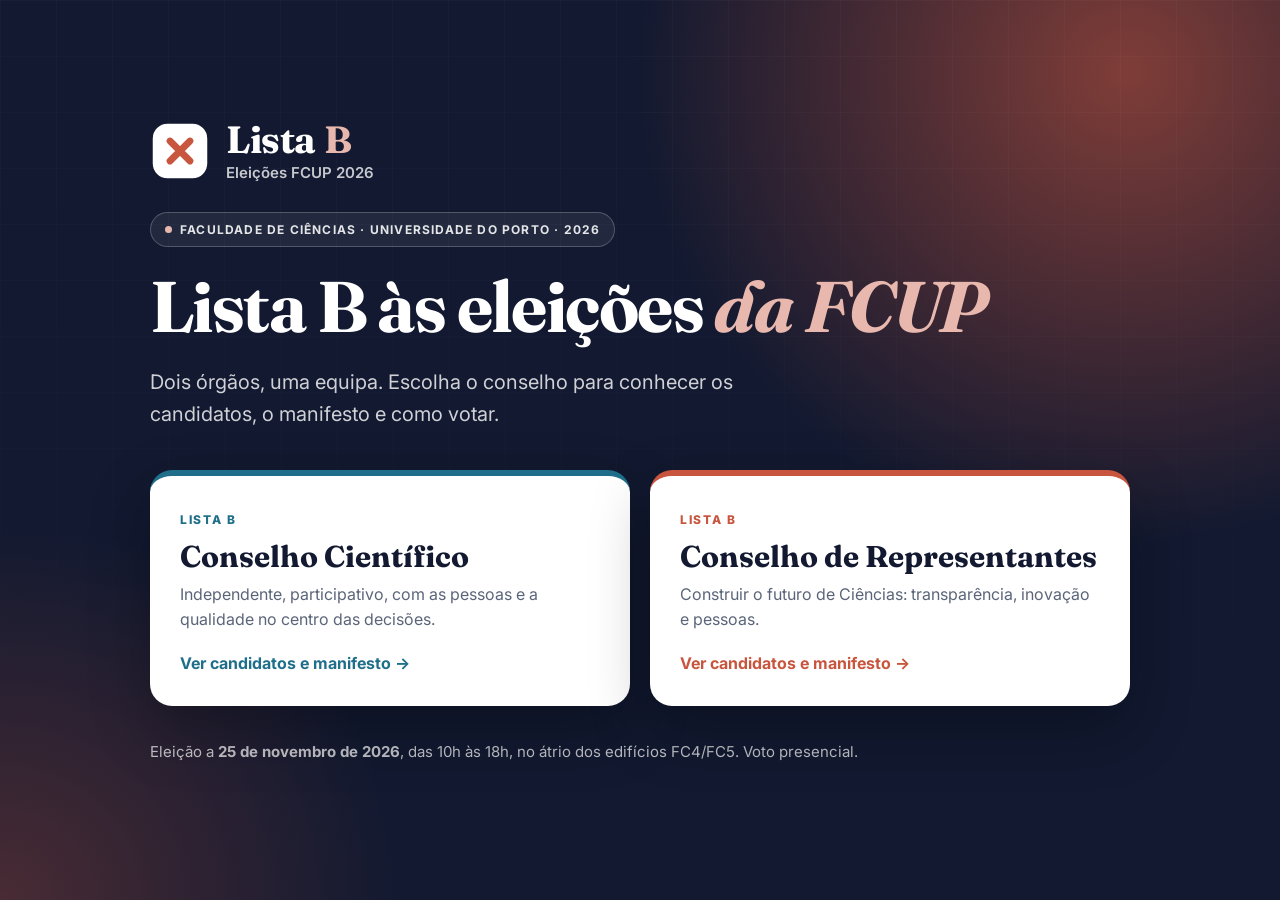
<file: index.html>
<!doctype html>
<html lang="pt-PT">
<head>
  <meta charset="utf-8">
  <meta name="viewport" content="width=device-width, initial-scale=1">
  <title>Lista B · Eleições FCUP 2026</title>
  <meta name="description" content="Lista B às eleições dos órgãos de governo da FCUP: Conselho Científico e Conselho de Representantes. 25 de novembro de 2026.">
  <meta name="theme-color" content="#121930">
  <meta property="og:title" content="Lista B · Eleições FCUP 2026">
  <meta property="og:description" content="Conselho Científico e Conselho de Representantes. 25 de novembro de 2026.">
  <meta property="og:image" content="https://rolandomar.github.io/representantes/og.png">
  <link rel="icon" href="data:image/svg+xml,<svg xmlns='http://www.w3.org/2000/svg' viewBox='0 0 48 48'><rect x='4' y='4' width='40' height='40' rx='10' fill='white' stroke='%23121930' stroke-width='4.5'/><path d='M16 16l16 16M32 16L16 32' fill='none' stroke='%23c8553d' stroke-width='6' stroke-linecap='round'/></svg>">
  <link rel="preconnect" href="https://fonts.googleapis.com">
  <link rel="preconnect" href="https://fonts.gstatic.com" crossorigin>
  <link href="https://fonts.googleapis.com/css2?family=Fraunces:ital,opsz,wght@0,9..144,500;0,9..144,600;0,9..144,700;1,9..144,600;1,9..144,700&family=Inter:wght@400;500;600;700;800&display=swap" rel="stylesheet">
  <link rel="stylesheet" href="assets/site.css?v=31">
  <style>:root { --accent: #c8553d; } body { background: #121930; }</style>
</head>
<body>
  <main class="hero home"><div class="wrap">
    <div class="home-logo on-dark"><svg class="mark" viewBox="0 0 48 48" aria-hidden="true"><rect x="4" y="4" width="40" height="40" rx="10"/><path d="M16 16l16 16M32 16L16 32"/></svg><span class="logo-txt"><b>Lista <i>B</i></b><span>Eleições FCUP 2026</span></span></div>
    <p class="pill"><i></i>Faculdade de Ciências · Universidade do Porto · 2026</p>
    <h1>Lista B às eleições <em>da FCUP</em></h1>
    <p class="lead">Dois órgãos, uma equipa. Escolha o conselho para conhecer os candidatos, o manifesto e como votar.</p>
    <div class="pick">
      <a href="cientifico/" style="--c:#1f6f8b"><span class="o">Lista B</span><h2>Conselho Científico</h2><p>Independente, participativo, com as pessoas e a qualidade no centro das decisões.</p><span class="more">Ver candidatos e manifesto →</span></a>
      <a href="representantes/" style="--c:#c8553d"><span class="o">Lista B</span><h2>Conselho de Representantes</h2><p>Construir o futuro de Ciências: transparência, inovação e pessoas.</p><span class="more">Ver candidatos e manifesto →</span></a>
    </div>
    <p class="home-foot">Eleição a <b>25 de novembro de 2026</b>, das 10h às 18h, no átrio dos edifícios FC4/FC5. Voto presencial.</p>
  </div></main>
</body>
</html>
</file>
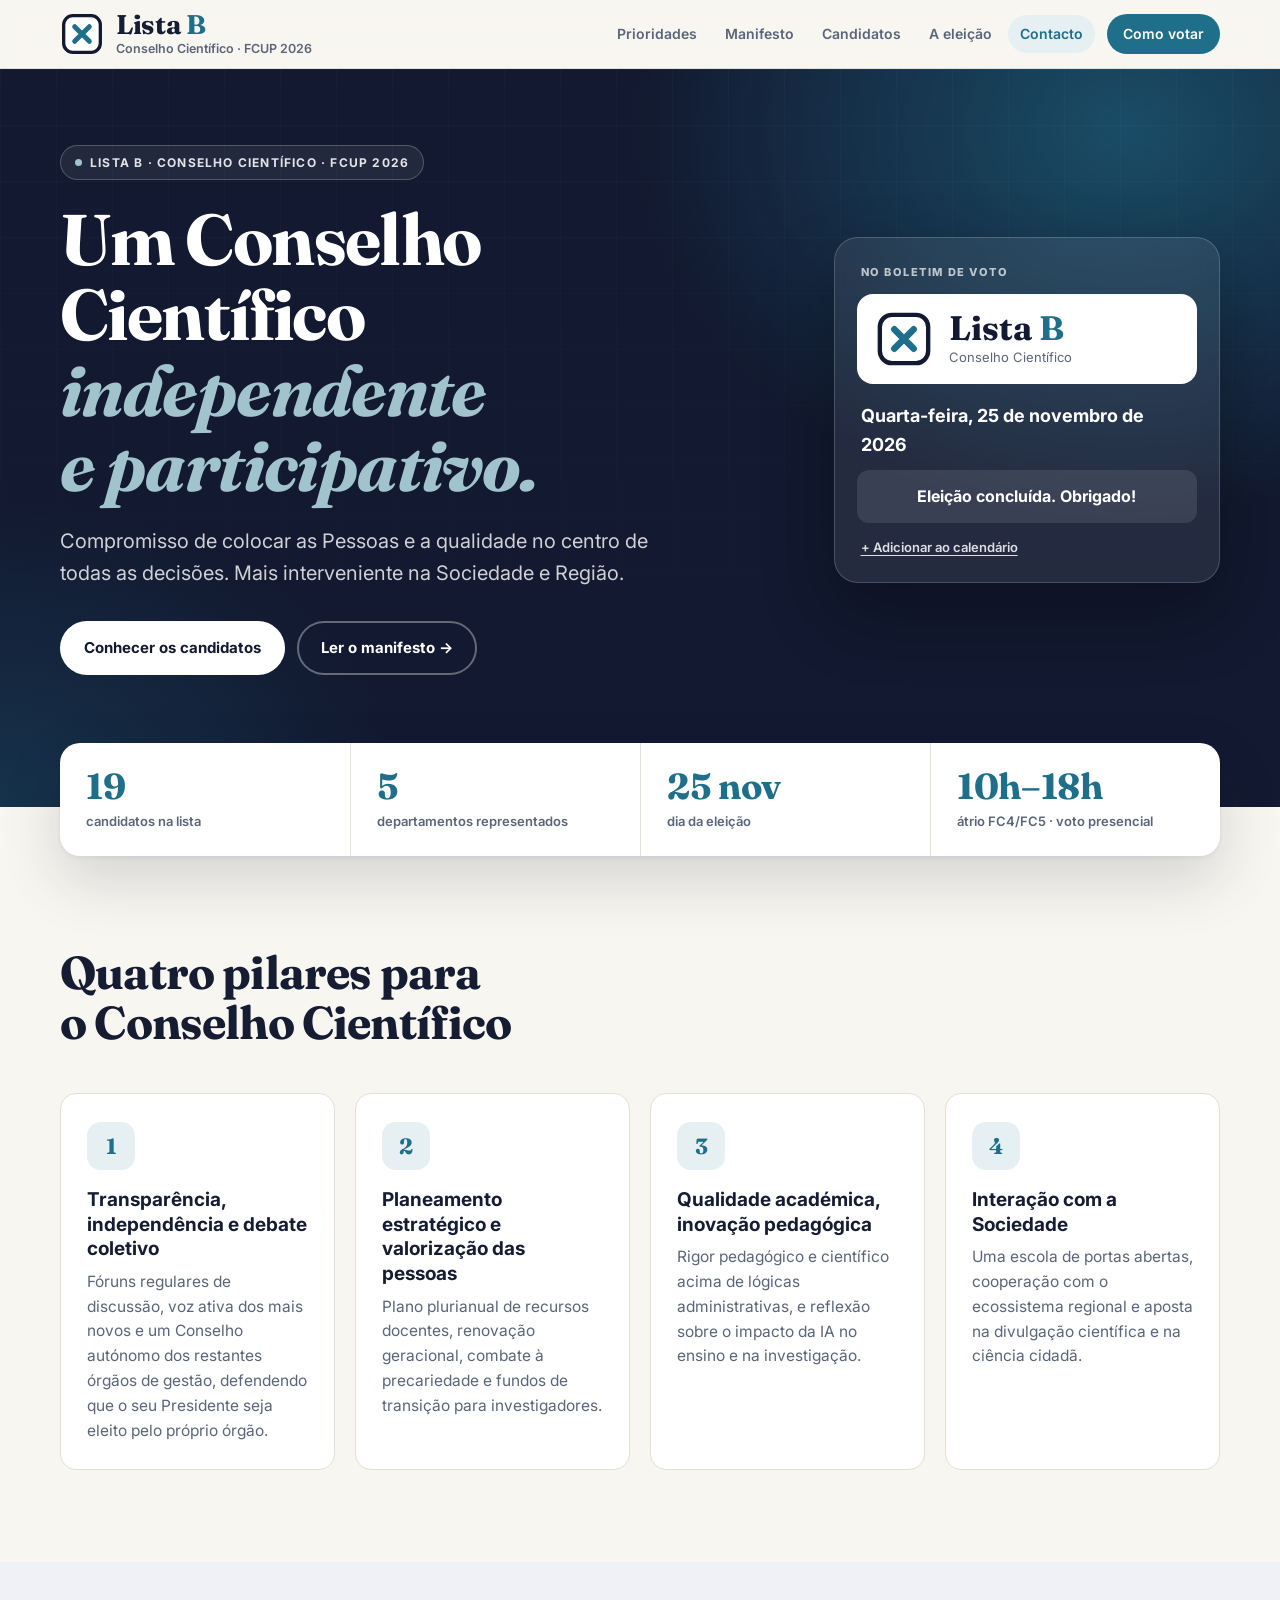
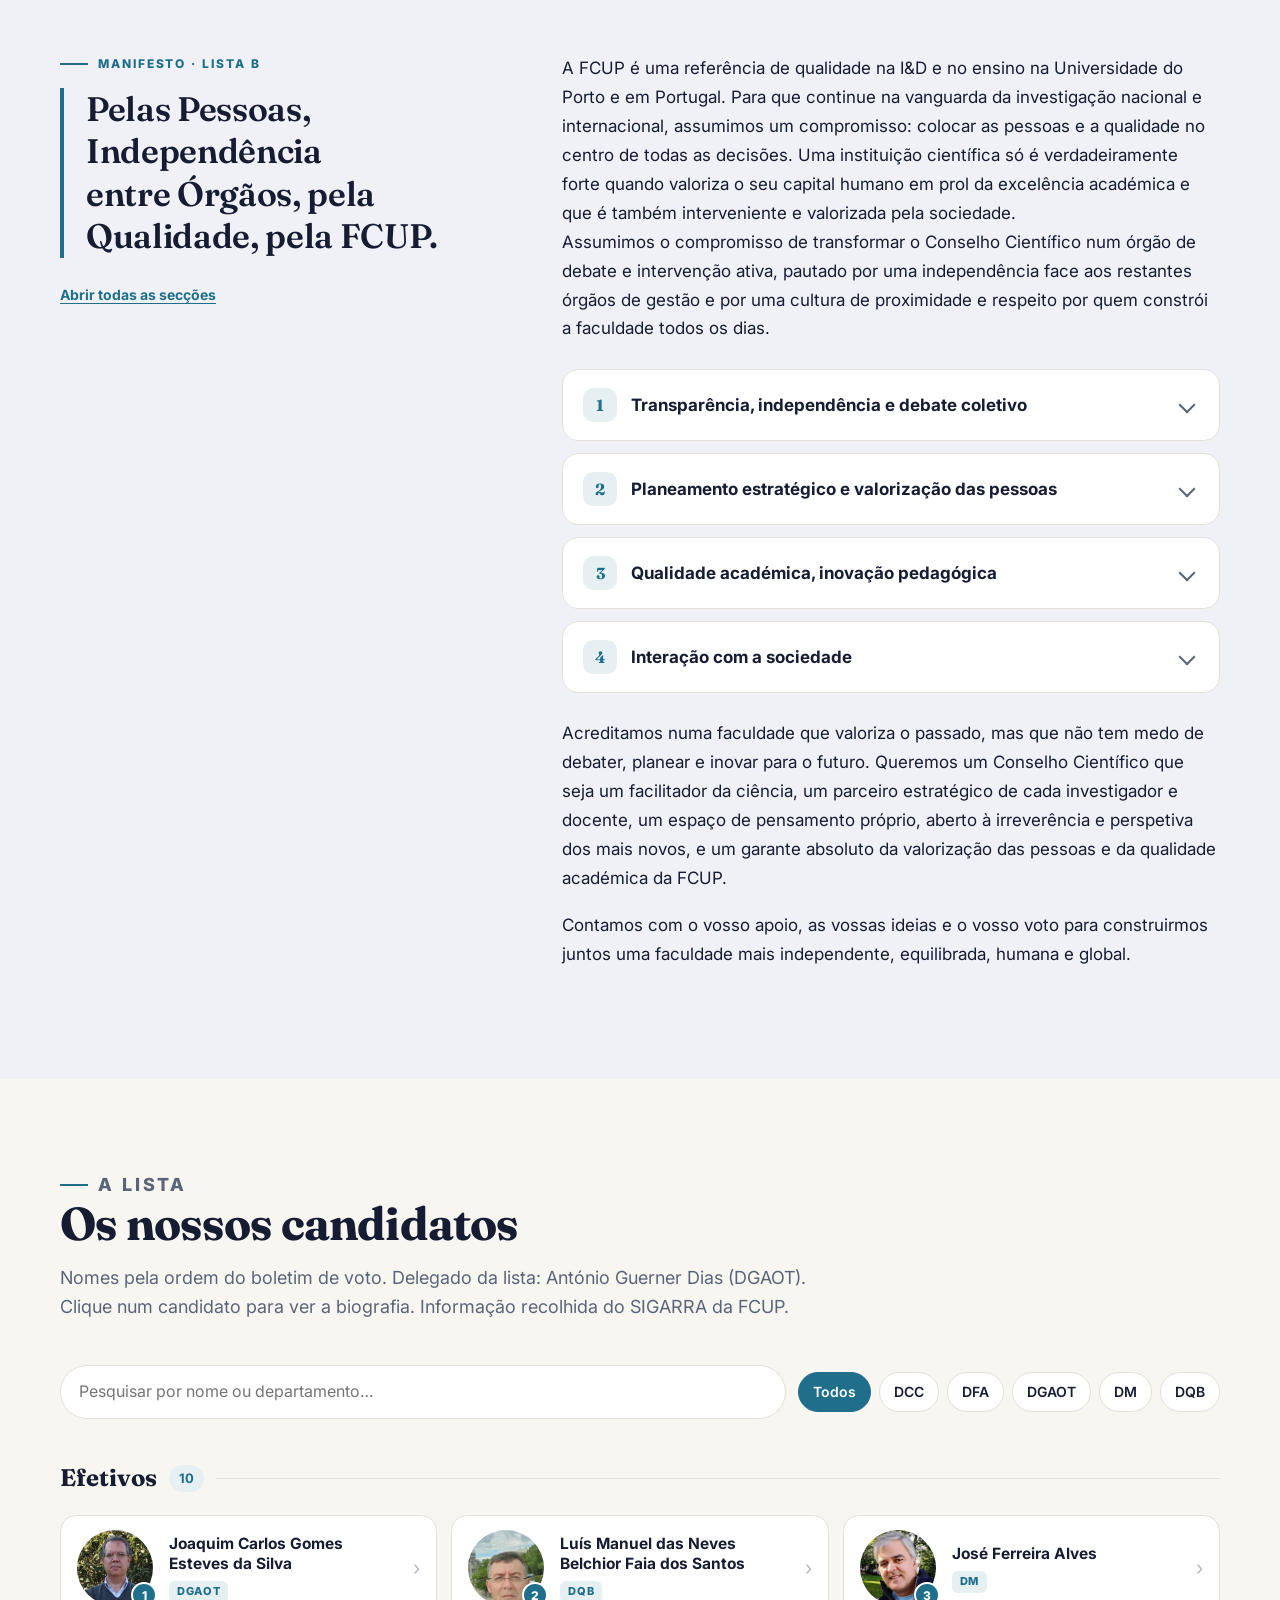
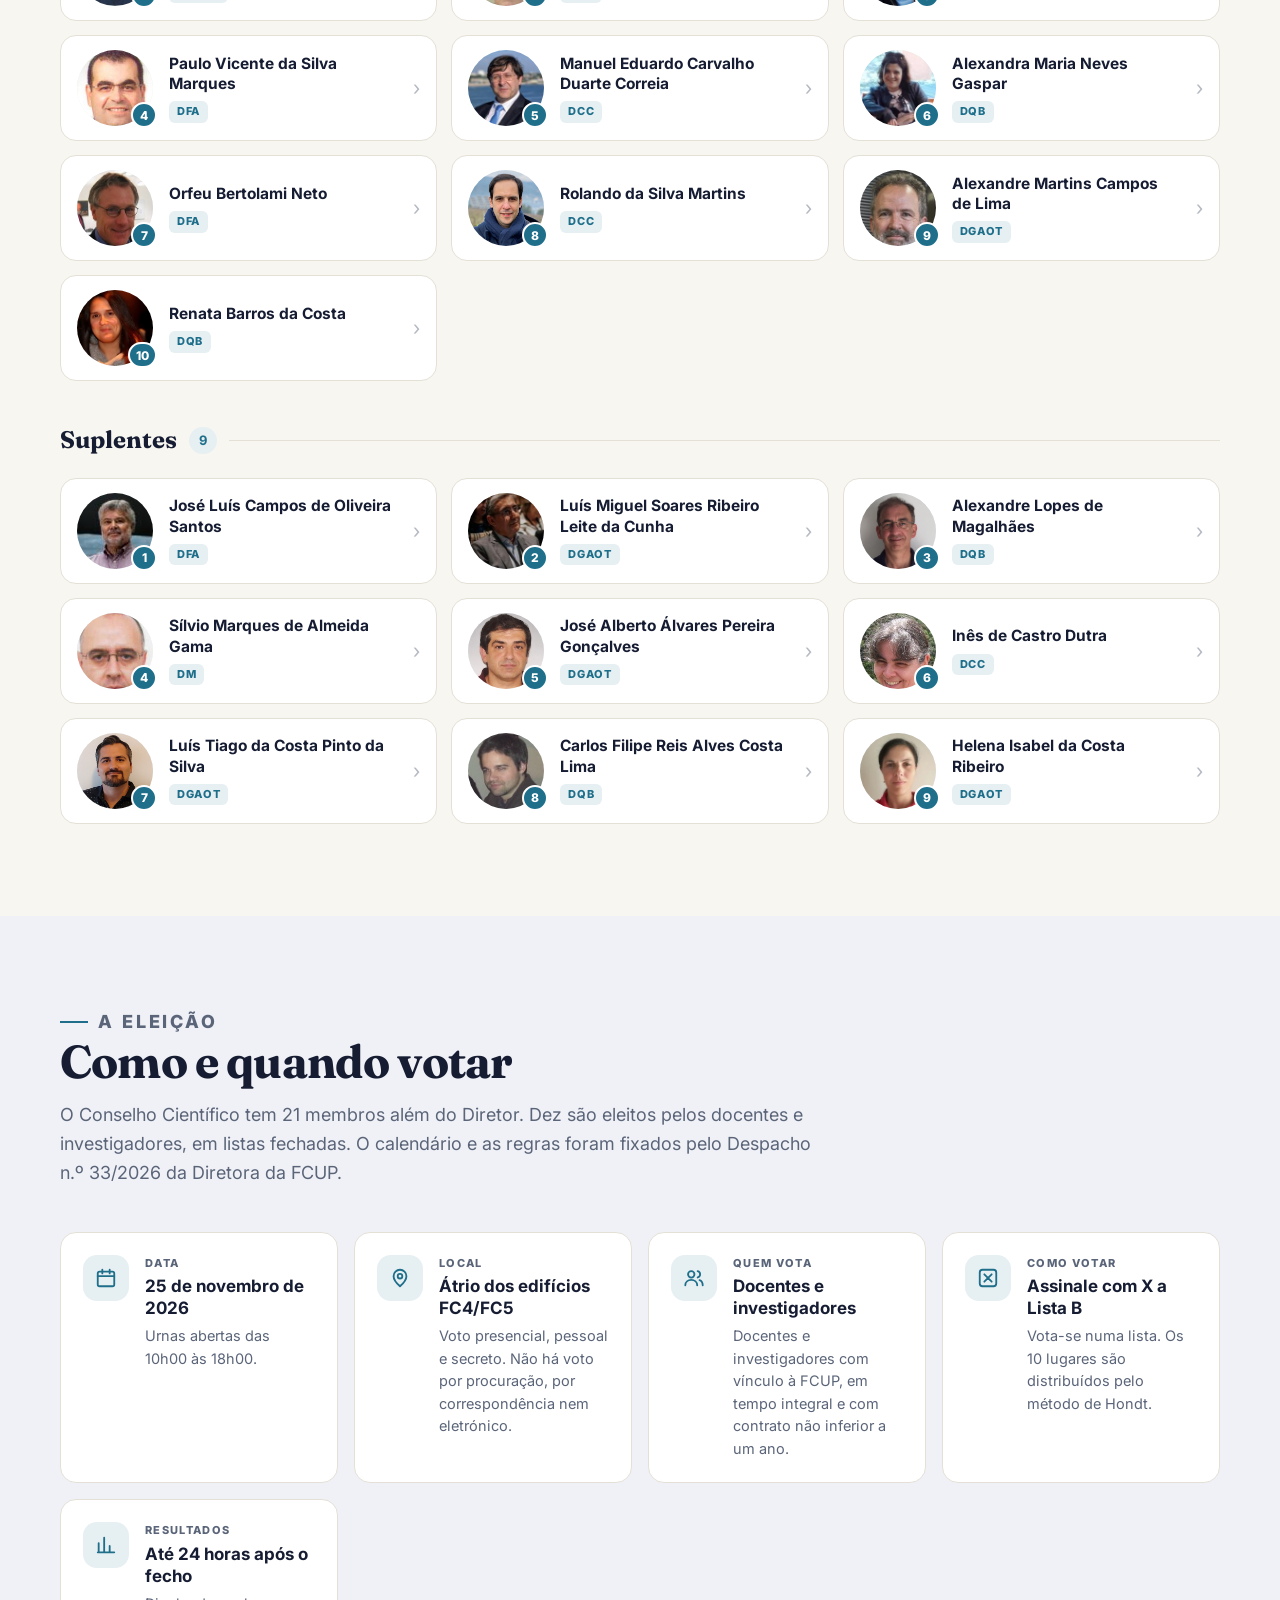
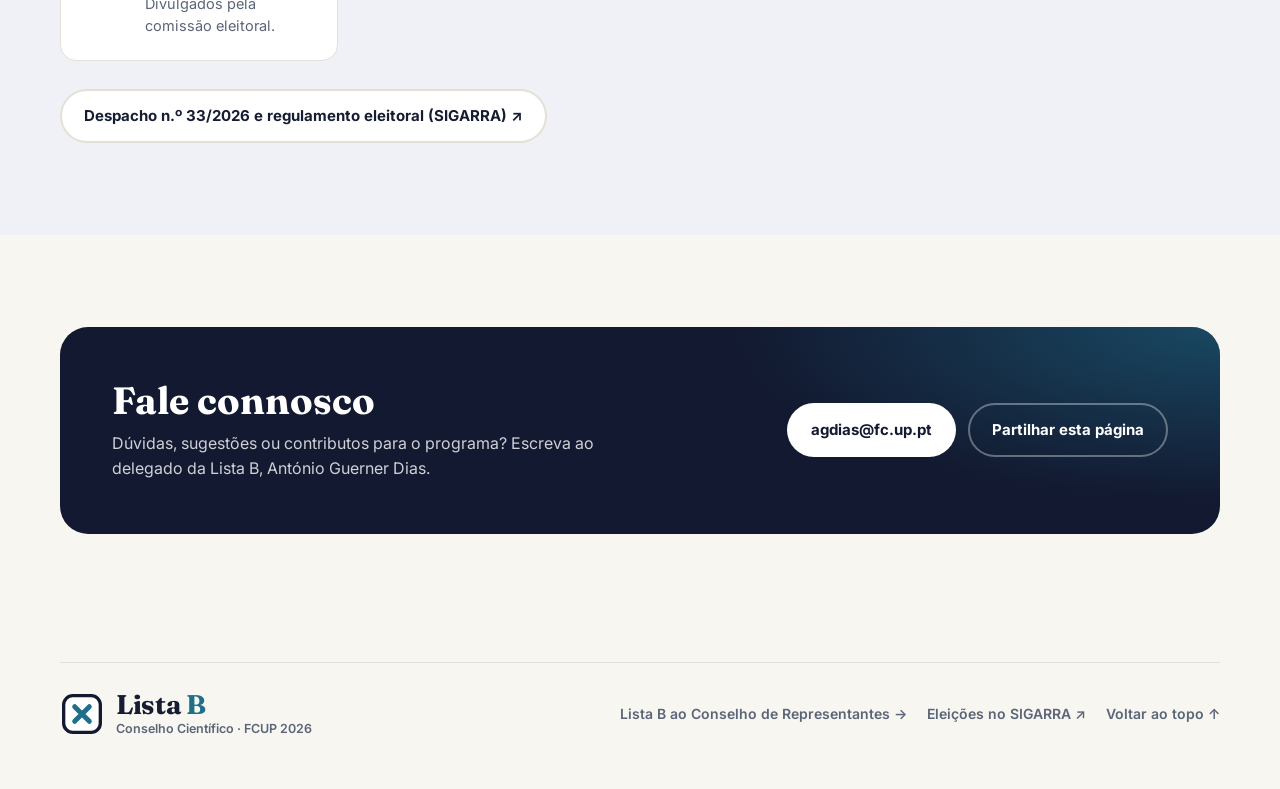
<file: cientifico/index.html>
<!doctype html>
<html lang="pt-PT">
<head>
  <meta charset="utf-8">
  <meta name="viewport" content="width=device-width, initial-scale=1">
  <title>Lista B · Conselho Científico · FCUP 2026</title>
  <meta name="description" content="Um Conselho Científico independente e participativo. Conheça os candidatos e o manifesto da Lista B. Eleição a 25 de novembro de 2026.">
  <meta name="theme-color" content="#121930">
  <meta property="og:type" content="website">
  <meta property="og:locale" content="pt_PT">
  <meta property="og:title" content="Lista B · Conselho Científico · FCUP 2026">
  <meta property="og:description" content="Um Conselho Científico independente e participativo. Conheça os candidatos e o manifesto da Lista B. Eleição a 25 de novembro de 2026.">
  <meta property="og:url" content="https://rolandomar.github.io/cientifico/">
  <meta property="og:image" content="https://rolandomar.github.io/cientifico/og.png">
  <meta property="og:image:width" content="1200">
  <meta property="og:image:height" content="630">
  <meta name="twitter:card" content="summary_large_image">
  <link rel="icon" href="data:image/svg+xml,<svg xmlns='http://www.w3.org/2000/svg' viewBox='0 0 48 48'><rect x='4' y='4' width='40' height='40' rx='10' fill='white' stroke='%23121930' stroke-width='4.5'/><path d='M16 16l16 16M32 16L16 32' fill='none' stroke='%231f6f8b' stroke-width='6' stroke-linecap='round'/></svg>">
  <link rel="preconnect" href="https://fonts.googleapis.com">
  <link rel="preconnect" href="https://fonts.gstatic.com" crossorigin>
  <link href="https://fonts.googleapis.com/css2?family=Fraunces:ital,opsz,wght@0,9..144,500;0,9..144,600;0,9..144,700;1,9..144,600;1,9..144,700&family=Inter:wght@400;500;600;700;800&display=swap" rel="stylesheet">
  <link rel="stylesheet" href="../assets/site.css?v=31">
  <style>:root { --accent: #1f6f8b; }</style>
</head>
<body>
  <a class="skip" href="#main">Saltar para o conteúdo</a>
  <header class="topbar">
    <div class="wrap top-inner">
      <a class="brand" id="brand" href="#topo" aria-label="Início"></a>
      <button class="menu-btn" id="menu" type="button" aria-expanded="false" aria-controls="nav">Menu</button>
      <nav class="nav" id="nav" aria-label="Principal">
        <a href="#prioridades">Prioridades</a>
        <a href="#manifesto-sec">Manifesto</a>
        <a href="#candidatos">Candidatos</a>
        <a href="#eleicao">A eleição</a>
        <a href="#contacto">Contacto</a>
        <a class="cta" href="#eleicao">Como votar</a>
      </nav>
    </div>
  </header>

  <main id="main">
    <section class="hero" id="topo">
      <div class="wrap hero-grid">
        <div id="hero-txt"></div>
        <aside class="vote-card" id="vote-card" aria-label="Dia da eleição"></aside>
      </div>
    </section>
    <div class="wrap stats" id="stats"></div>

    <section class="block" id="prioridades">
      <div class="wrap"><div class="sec-head" id="prio-head"></div><div class="prio-grid" id="prio-grid"></div></div>
    </section>

    <section class="block alt" id="manifesto-sec">
      <div class="wrap manifesto" id="manifesto"></div>
    </section>

    <section class="block" id="candidatos">
      <div class="wrap">
        <div class="sec-head" id="cand-head"></div>
        <div class="toolbar">
          <input class="search" id="search" type="search" placeholder="Pesquisar por nome, categoria ou departamento…" aria-label="Pesquisar candidatos">
          <div class="chips" id="chips" role="group" aria-label="Filtrar por departamento"></div>
        </div>
        <div id="cands"></div>
      </div>
    </section>

    <section class="block alt" id="eleicao">
      <div class="wrap"><div class="sec-head" id="elei-head"></div><div class="info-grid" id="info-grid"></div><div class="docs" id="docs"></div></div>
    </section>

    <section class="block" id="contacto">
      <div class="wrap"><div class="contact" id="contact"></div></div>
    </section>
  </main>

  <footer><div class="wrap foot" id="foot"></div></footer>
  <dialog id="dlg" aria-label="Ficha do candidato"></dialog>

  <noscript><p class="wrap" style="padding:24px 0">Esta página precisa de JavaScript para mostrar a lista.</p></noscript>
  <script src="data.js?v=31"></script>
  <script src="../assets/site.js?v=31"></script>
</body>
</html>
</file>
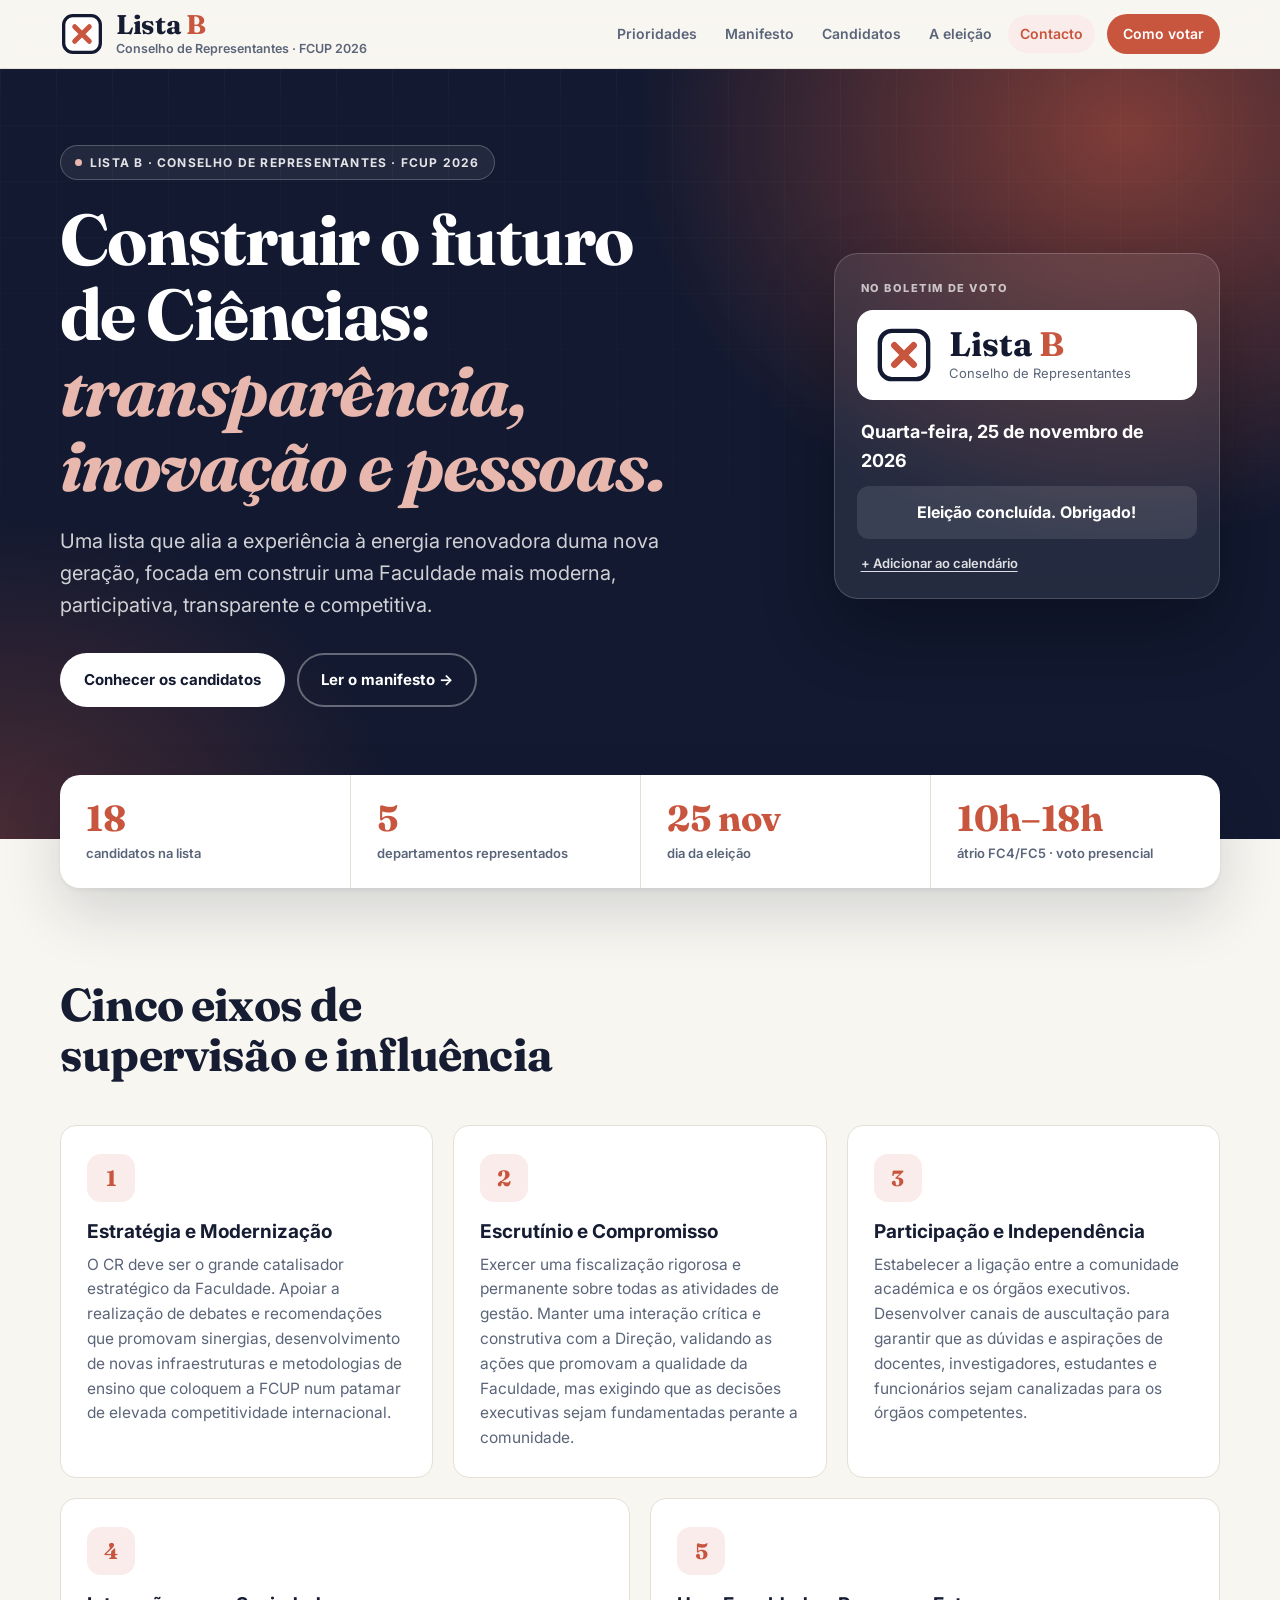
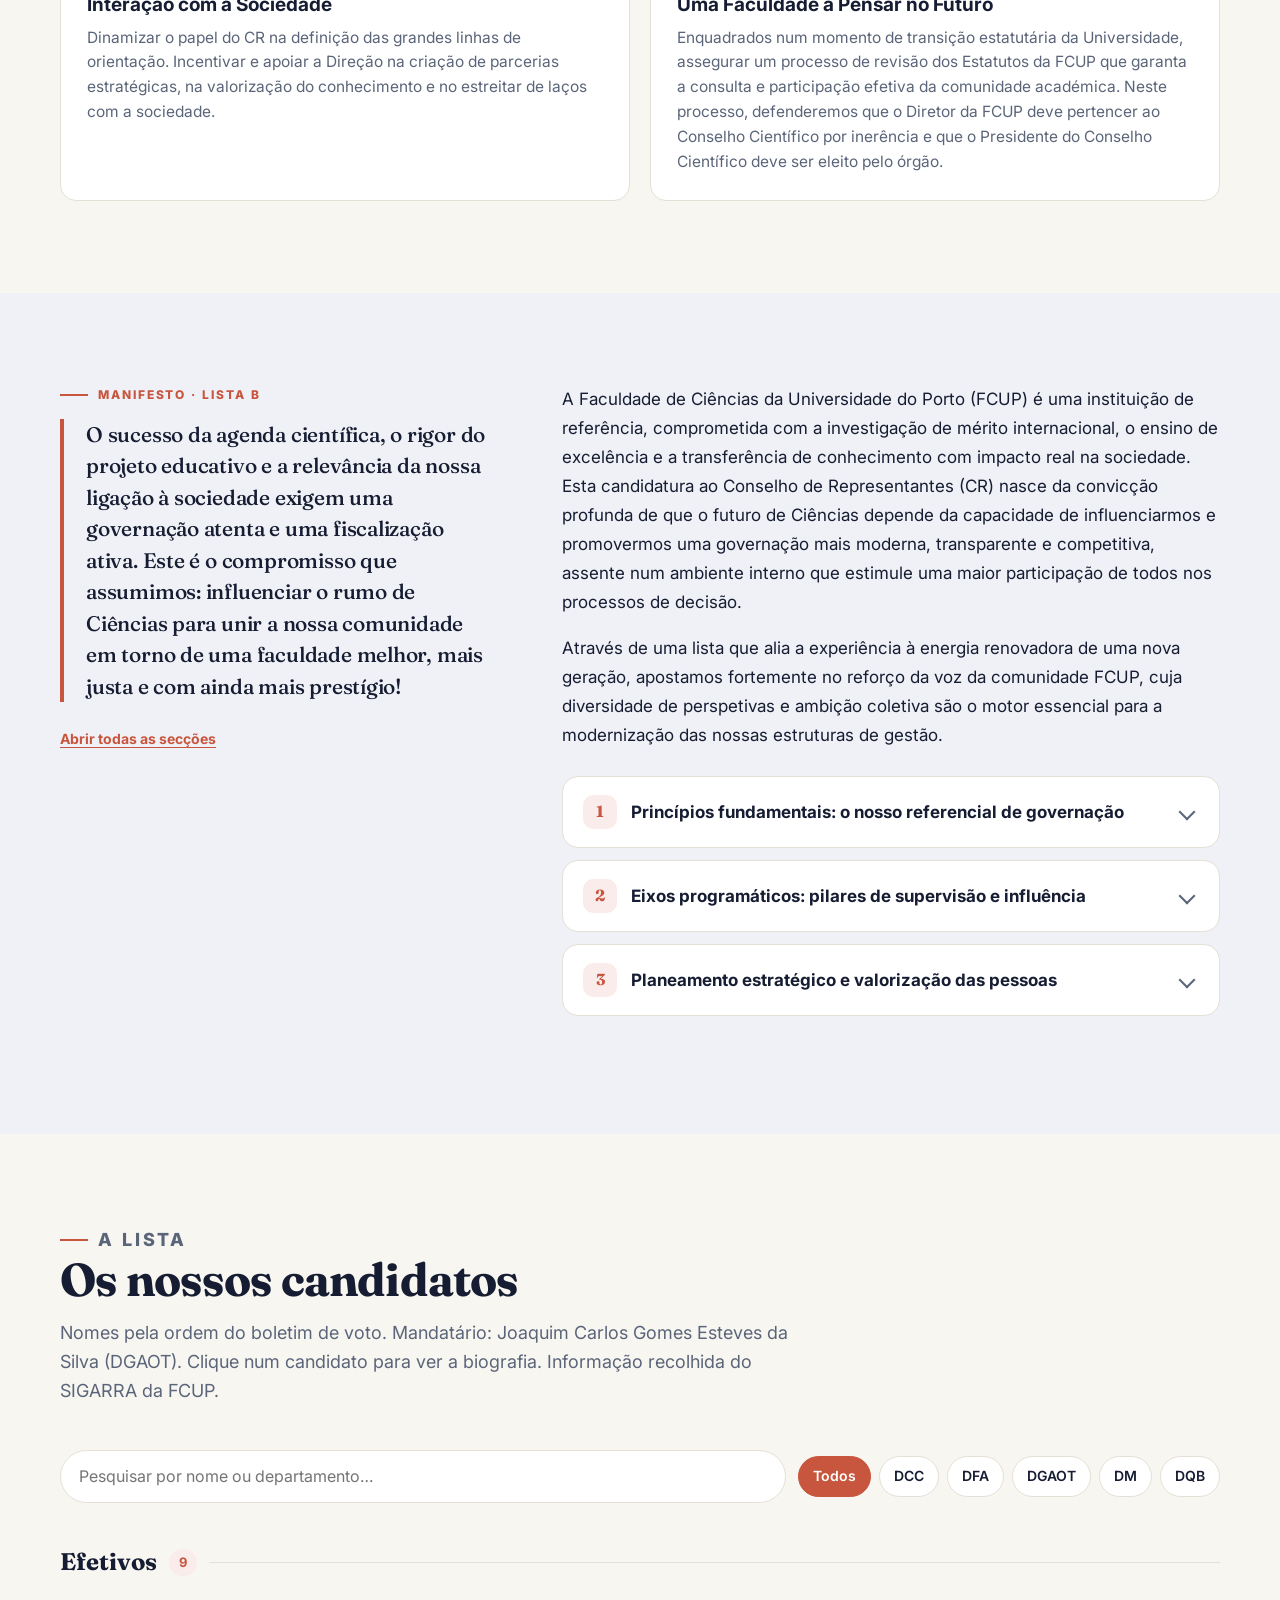
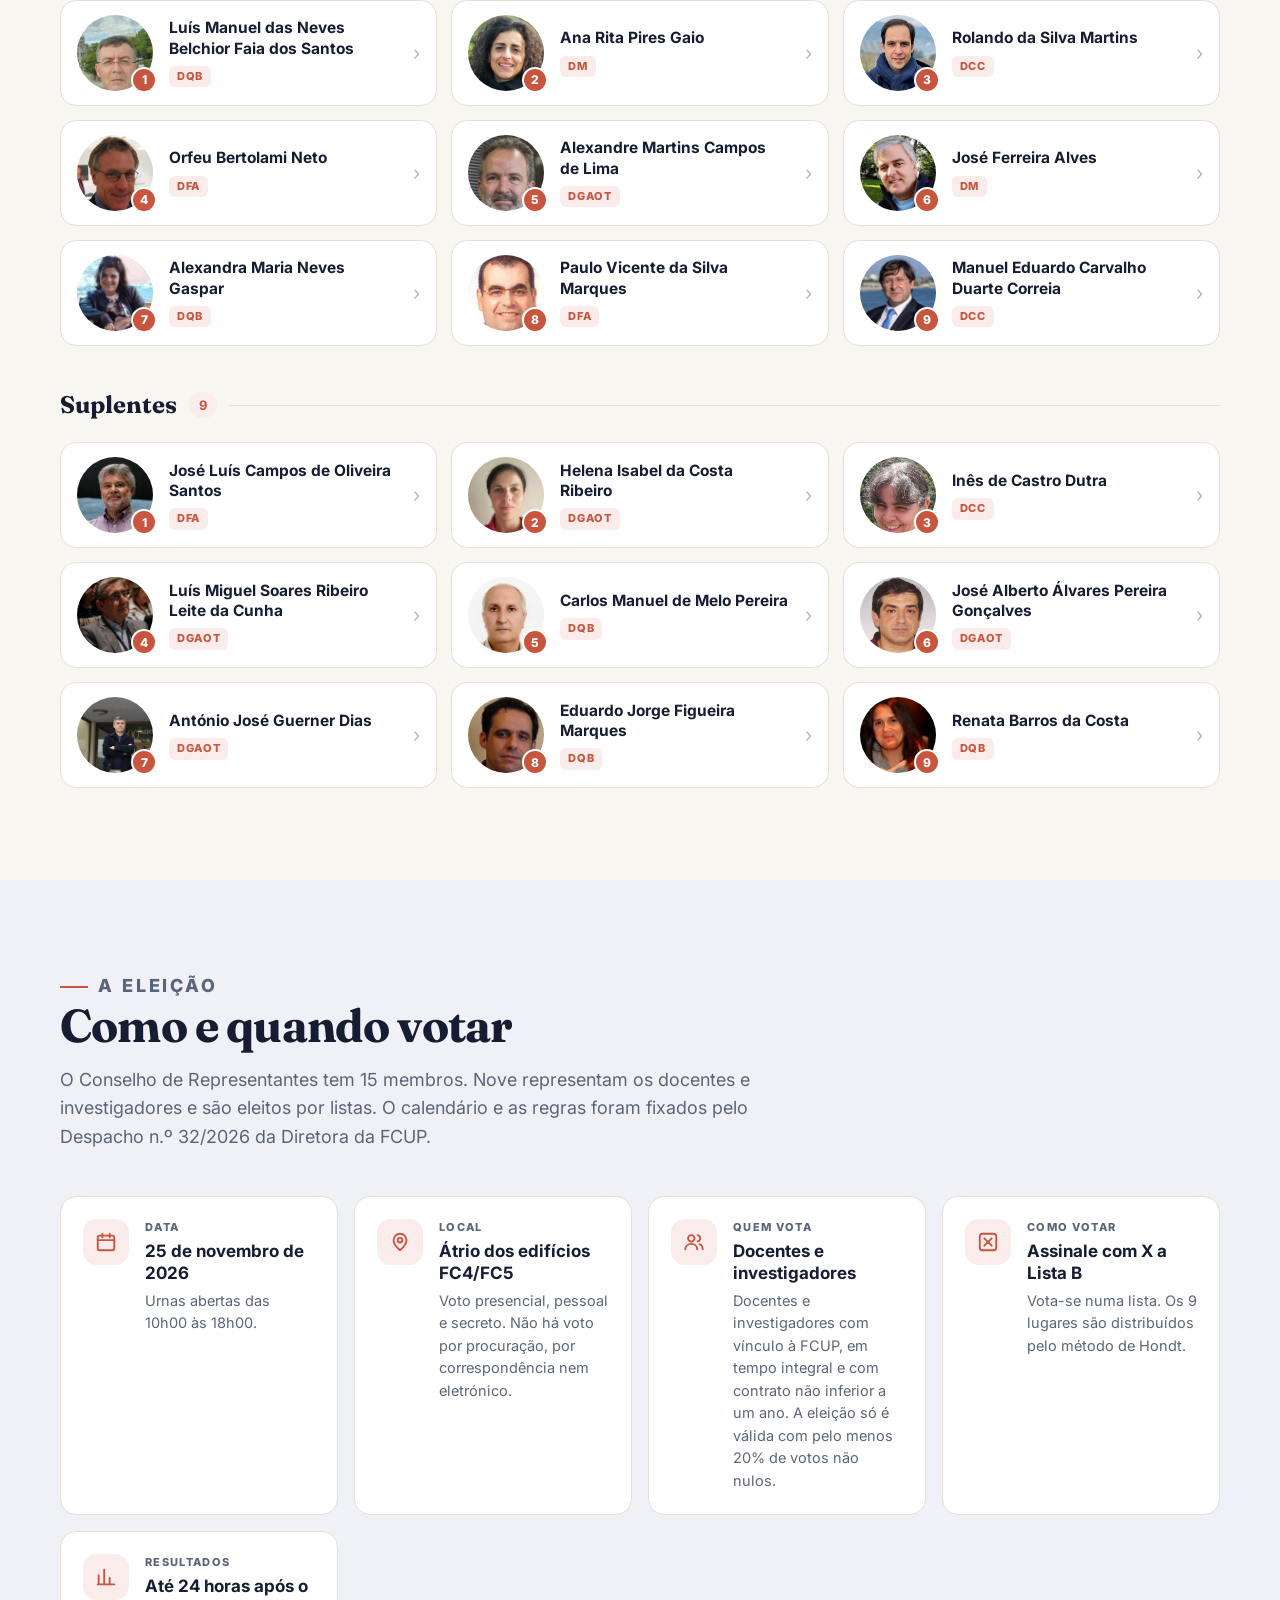
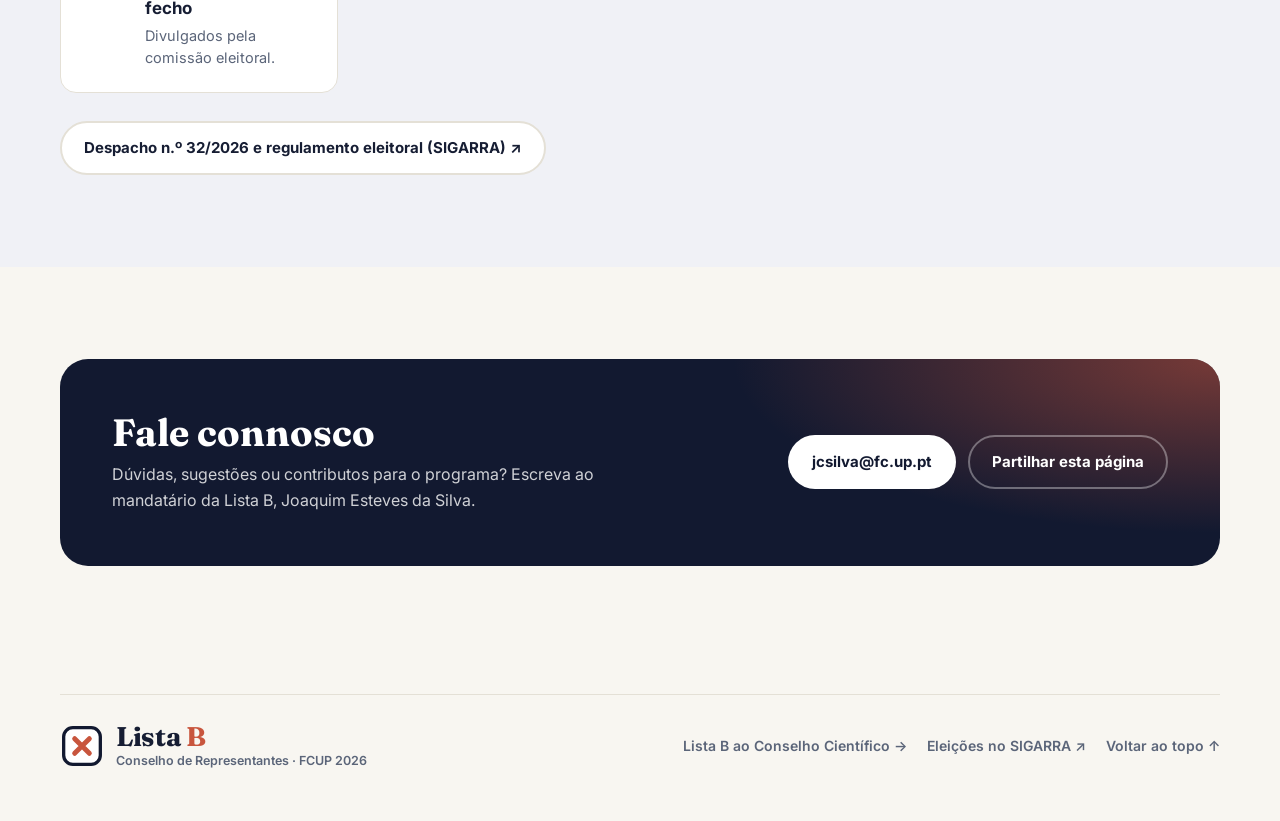
<file: representantes/index.html>
<!doctype html>
<html lang="pt-PT">
<head>
  <meta charset="utf-8">
  <meta name="viewport" content="width=device-width, initial-scale=1">
  <title>Lista B · Conselho de Representantes · FCUP 2026</title>
  <meta name="description" content="Construir o futuro de Ciências: transparência, inovação e pessoas. Conheça os candidatos e o manifesto da Lista B. Eleição a 25 de novembro de 2026.">
  <meta name="theme-color" content="#121930">
  <meta property="og:type" content="website">
  <meta property="og:locale" content="pt_PT">
  <meta property="og:title" content="Lista B · Conselho de Representantes · FCUP 2026">
  <meta property="og:description" content="Construir o futuro de Ciências: transparência, inovação e pessoas. Conheça os candidatos e o manifesto da Lista B. Eleição a 25 de novembro de 2026.">
  <meta property="og:url" content="https://rolandomar.github.io/representantes/">
  <meta property="og:image" content="https://rolandomar.github.io/representantes/og.png">
  <meta property="og:image:width" content="1200">
  <meta property="og:image:height" content="630">
  <meta name="twitter:card" content="summary_large_image">
  <link rel="icon" href="data:image/svg+xml,<svg xmlns='http://www.w3.org/2000/svg' viewBox='0 0 48 48'><rect x='4' y='4' width='40' height='40' rx='10' fill='white' stroke='%23121930' stroke-width='4.5'/><path d='M16 16l16 16M32 16L16 32' fill='none' stroke='%23c8553d' stroke-width='6' stroke-linecap='round'/></svg>">
  <link rel="preconnect" href="https://fonts.googleapis.com">
  <link rel="preconnect" href="https://fonts.gstatic.com" crossorigin>
  <link href="https://fonts.googleapis.com/css2?family=Fraunces:ital,opsz,wght@0,9..144,500;0,9..144,600;0,9..144,700;1,9..144,600;1,9..144,700&family=Inter:wght@400;500;600;700;800&display=swap" rel="stylesheet">
  <link rel="stylesheet" href="../assets/site.css?v=31">
  <style>:root { --accent: #c8553d; }</style>
</head>
<body>
  <a class="skip" href="#main">Saltar para o conteúdo</a>
  <header class="topbar">
    <div class="wrap top-inner">
      <a class="brand" id="brand" href="#topo" aria-label="Início"></a>
      <button class="menu-btn" id="menu" type="button" aria-expanded="false" aria-controls="nav">Menu</button>
      <nav class="nav" id="nav" aria-label="Principal">
        <a href="#prioridades">Prioridades</a>
        <a href="#manifesto-sec">Manifesto</a>
        <a href="#candidatos">Candidatos</a>
        <a href="#eleicao">A eleição</a>
        <a href="#contacto">Contacto</a>
        <a class="cta" href="#eleicao">Como votar</a>
      </nav>
    </div>
  </header>

  <main id="main">
    <section class="hero" id="topo">
      <div class="wrap hero-grid">
        <div id="hero-txt"></div>
        <aside class="vote-card" id="vote-card" aria-label="Dia da eleição"></aside>
      </div>
    </section>
    <div class="wrap stats" id="stats"></div>

    <section class="block" id="prioridades">
      <div class="wrap"><div class="sec-head" id="prio-head"></div><div class="prio-grid" id="prio-grid"></div></div>
    </section>

    <section class="block alt" id="manifesto-sec">
      <div class="wrap manifesto" id="manifesto"></div>
    </section>

    <section class="block" id="candidatos">
      <div class="wrap">
        <div class="sec-head" id="cand-head"></div>
        <div class="toolbar">
          <input class="search" id="search" type="search" placeholder="Pesquisar por nome, categoria ou departamento…" aria-label="Pesquisar candidatos">
          <div class="chips" id="chips" role="group" aria-label="Filtrar por departamento"></div>
        </div>
        <div id="cands"></div>
      </div>
    </section>

    <section class="block alt" id="eleicao">
      <div class="wrap"><div class="sec-head" id="elei-head"></div><div class="info-grid" id="info-grid"></div><div class="docs" id="docs"></div></div>
    </section>

    <section class="block" id="contacto">
      <div class="wrap"><div class="contact" id="contact"></div></div>
    </section>
  </main>

  <footer><div class="wrap foot" id="foot"></div></footer>
  <dialog id="dlg" aria-label="Ficha do candidato"></dialog>

  <noscript><p class="wrap" style="padding:24px 0">Esta página precisa de JavaScript para mostrar a lista.</p></noscript>
  <script src="data.js?v=31"></script>
  <script src="../assets/site.js?v=31"></script>
</body>
</html>
</file>
<file: assets/site.css>
/* Estilos partilhados pelos dois sites. A cor de destaque vem de --accent,
   definida em cada data.js (campo "cor"). */
:root {
  --ink: #161d33;
  --muted: #5b6579;
  --paper: #f8f6f1;
  --card: #ffffff;
  --line: #e4e0d6;
  --soft: #f0f1f6;
  --night: #121930;
  --accent: #d9573f;
  --accent-ink: #ffffff;
  --accent-soft: #f3ece8;
  --accent-soft: color-mix(in srgb, var(--accent) 11%, var(--card));
  --accent-light: #ffffff;
  --accent-light: color-mix(in srgb, var(--accent) 42%, #ffffff);
  --radius: 16px;
  --shadow: 0 1px 2px rgba(22, 29, 51, .05), 0 10px 28px rgba(22, 29, 51, .07);
  --shadow-lg: 0 2px 4px rgba(22, 29, 51, .06), 0 24px 60px rgba(22, 29, 51, .16);
  --serif: "Fraunces", Georgia, "Times New Roman", serif;
  --sans: "Inter", system-ui, -apple-system, "Segoe UI", Arial, sans-serif;
}
@media (prefers-color-scheme: dark) {
  :root {
    --ink: #e9ecf4; --muted: #a2abbe; --paper: #0f131c; --card: #181e2b;
    --line: #2a3344; --soft: #141925; --night: #0b0f1a;
    --shadow: 0 1px 2px rgba(0,0,0,.3), 0 10px 28px rgba(0,0,0,.35);
    --shadow-lg: 0 24px 60px rgba(0,0,0,.55);
  }
}
* { box-sizing: border-box; }
html { scroll-behavior: smooth; scroll-padding-top: 88px; }
body {
  margin: 0; background: var(--paper); color: var(--ink);
  font-family: var(--sans); font-size: 16px; line-height: 1.6;
  -webkit-font-smoothing: antialiased; text-rendering: optimizeLegibility;
}
img { max-width: 100%; display: block; }
a { color: inherit; }
button { font: inherit; }
a:focus-visible, button:focus-visible, input:focus-visible, summary:focus-visible { outline: 3px solid var(--accent); outline-offset: 3px; border-radius: 6px; }
.wrap { width: min(1160px, calc(100% - 40px)); margin: 0 auto; }
.skip { position: absolute; left: -999px; }
.skip:focus { left: 8px; top: 8px; z-index: 99; background: var(--card); padding: 10px 14px; border-radius: 8px; }

/* ---------- Topo ---------- */
.topbar { position: sticky; top: 0; z-index: 30; background: var(--paper);
  background: color-mix(in srgb, var(--paper) 86%, transparent);
  -webkit-backdrop-filter: saturate(1.4) blur(12px); backdrop-filter: saturate(1.4) blur(12px);
  border-bottom: 1px solid var(--line); }
.top-inner { display: flex; align-items: center; justify-content: space-between; gap: 16px; min-height: 68px; }
.brand { display: flex; align-items: center; gap: 12px; text-decoration: none; min-width: 0; }
/* Logótipo: caixa do boletim com a cruz + «Lista B» */
.mark { flex: none; width: 44px; height: 44px; }
.mark rect { fill: #fff; stroke: var(--night); stroke-width: 3.6; }
.mark path { fill: none; stroke: var(--accent); stroke-width: 5.4; stroke-linecap: round; }
.logo-txt { display: flex; flex-direction: column; min-width: 0; }
.logo-txt b { font-family: var(--serif); font-weight: 700; font-size: 27px; line-height: 1; letter-spacing: -.01em; color: var(--ink); white-space: nowrap; }
.logo-txt b i, .ballot .who b i { font-style: normal; color: var(--accent); }
.logo-txt span { font-size: 12.5px; font-weight: 600; line-height: 1.3; margin-top: 3px; color: var(--muted); white-space: nowrap; overflow: hidden; text-overflow: ellipsis; }
.logo-txt em { font-style: normal; }
.on-dark .mark rect { stroke: #fff; }
.on-dark .logo-txt b { color: #fff; }
.on-dark .logo-txt b i { color: var(--accent-light); }
.on-dark .logo-txt span { color: rgba(255,255,255,.76); }
@media (prefers-color-scheme: dark) {
  .mark rect { stroke: #fff; }
  .logo-txt b i { color: var(--accent-light); }
}
.nav { display: flex; align-items: center; gap: 4px; }
.nav a { text-decoration: none; font-weight: 600; font-size: 14px; color: var(--muted); padding: 8px 12px; border-radius: 999px; transition: color .15s, background .15s; }
.nav a:hover { color: var(--ink); background: var(--soft); }
.nav a.on { color: var(--accent); background: var(--accent-soft); }
.nav a.cta { background: var(--accent); color: var(--accent-ink); margin-left: 8px; padding: 9px 16px; }
.nav a.cta:hover { filter: brightness(1.08); }
.menu-btn { display: none; background: var(--card); border: 1px solid var(--line); border-radius: 10px; padding: 8px 12px; color: var(--ink); font-weight: 600; font-size: 14px; cursor: pointer; }

/* ---------- Hero ---------- */
.hero { position: relative; overflow: hidden; background: var(--night); color: #fff; padding: 76px 0 132px; }
.hero::before { content: ""; position: absolute; inset: 0; pointer-events: none;
  background:
    radial-gradient(55% 75% at 88% 8%, color-mix(in srgb, var(--accent) 60%, transparent), transparent 70%),
    radial-gradient(45% 60% at 0% 100%, color-mix(in srgb, var(--accent) 30%, transparent), transparent 70%); }
.hero::after { content: ""; position: absolute; inset: 0; pointer-events: none; opacity: .5;
  background-image: linear-gradient(rgba(255,255,255,.05) 1px, transparent 1px), linear-gradient(90deg, rgba(255,255,255,.05) 1px, transparent 1px);
  background-size: 56px 56px;
  -webkit-mask-image: linear-gradient(to bottom, #000 0%, transparent 85%); mask-image: linear-gradient(to bottom, #000 0%, transparent 85%); }
.hero .wrap { position: relative; z-index: 1; }
.hero-grid { display: grid; grid-template-columns: minmax(0, 1.3fr) minmax(300px, .7fr); gap: 56px; align-items: center; }
.pill { display: inline-flex; flex-wrap: wrap; align-items: center; gap: 8px; margin: 0 0 22px; padding: 7px 14px; border-radius: 999px;
  border: 1px solid rgba(255,255,255,.22); background: rgba(255,255,255,.07);
  font-size: 12px; font-weight: 700; letter-spacing: .1em; text-transform: uppercase; color: rgba(255,255,255,.88); }
.pill i { width: 7px; height: 7px; border-radius: 50%; background: var(--accent-light); flex: none; }
.hero h1 { font-family: var(--serif); font-weight: 700; font-size: clamp(38px, 5.6vw, 72px);
  line-height: 1.05; letter-spacing: -.022em; margin: 0 0 22px; text-wrap: balance; }
.hero h1 em { font-style: italic; color: var(--accent-light); }
.lead { font-size: clamp(17px, 1.9vw, 20px); line-height: 1.6; color: rgba(255,255,255,.8); max-width: 620px; margin: 0 0 32px; }
.actions { display: flex; gap: 12px; flex-wrap: wrap; align-items: center; }
.btn { display: inline-flex; align-items: center; gap: 8px; padding: 13px 22px; border-radius: 999px; font-weight: 700; font-size: 15px;
  text-decoration: none; border: 2px solid transparent; cursor: pointer; transition: transform .15s ease, box-shadow .15s ease, background .15s; }
.btn:hover { transform: translateY(-2px); }
.btn.primary { background: var(--accent); color: var(--accent-ink); }
.btn.ghost { color: var(--ink); border-color: var(--line); background: var(--card); }
.btn.ghost:hover { border-color: var(--accent); }
.btn.light { background: #fff; color: #121930; }
.btn.outline { color: #fff; border-color: rgba(255,255,255,.35); background: transparent; }
.btn.outline:hover { background: rgba(255,255,255,.1); }

.vote-card { border-radius: 24px; padding: 22px; background: rgba(255,255,255,.08); border: 1px solid rgba(255,255,255,.18);
  -webkit-backdrop-filter: blur(10px); backdrop-filter: blur(10px); box-shadow: 0 30px 70px rgba(0,0,0,.3); }
.vote-card .lbl { text-transform: uppercase; letter-spacing: .14em; font-size: 11px; font-weight: 800; color: rgba(255,255,255,.7); margin: 4px 4px 12px; }
.ballot { display: flex; align-items: center; gap: 16px; background: #fff; color: #121930; border-radius: 16px; padding: 16px 18px; }
.ballot .mark { width: 58px; height: 58px; }
.ballot .mark rect { stroke: #121930; }
.ballot .who { min-width: 0; }
.ballot .who b { display: block; font-family: var(--serif); font-size: 34px; line-height: 1.05; }
.ballot .who span { display: block; font-size: 13px; color: #5b6579; line-height: 1.35; margin-top: 2px; }
.vote-card .date { font-size: 18px; font-weight: 700; margin: 18px 4px 10px; }
.countdown { display: grid; grid-template-columns: repeat(3, 1fr); gap: 8px; }
.countdown div { background: rgba(255,255,255,.1); border-radius: 12px; padding: 10px 6px; text-align: center; }
.countdown b { display: block; font-family: var(--serif); font-size: 30px; line-height: 1.1; font-variant-numeric: tabular-nums; }
.countdown small { color: rgba(255,255,255,.7); font-size: 11px; text-transform: uppercase; letter-spacing: .1em; }
.countdown .done { grid-column: 1 / -1; font-weight: 700; padding: 14px; }
.ics { display: inline-block; margin: 14px 4px 2px; font-size: 13px; font-weight: 600; color: rgba(255,255,255,.85); text-underline-offset: 3px; }
.ics:hover { color: #fff; }

/* ---------- Faixa de números ---------- */
.stats { position: relative; z-index: 2; margin-top: -64px; }
.stats-in { display: grid; grid-template-columns: repeat(4, 1fr); background: var(--card); border-radius: 20px; box-shadow: var(--shadow-lg); overflow: hidden; }
.stat { padding: 24px 26px; border-left: 1px solid var(--line); }
.stat:first-child { border-left: 0; }
.stat b { display: block; font-family: var(--serif); font-size: clamp(26px, 3vw, 36px); line-height: 1.1; color: var(--accent); letter-spacing: -.01em; }
.stat span { display: block; margin-top: 4px; font-size: 13px; font-weight: 600; color: var(--muted); }

/* ---------- Secções ---------- */
section.block { padding: 92px 0; }
section.alt { background: var(--soft); }
.sec-head { max-width: 760px; margin-bottom: 44px; }
.eyebrow { display: flex; align-items: center; gap: 10px; text-transform: uppercase; letter-spacing: .16em; font-size: 12px; font-weight: 800; color: var(--accent); margin: 0 0 14px; }
.eyebrow::before { content: ""; width: 28px; height: 2px; background: var(--accent); flex: none; }
.sec-head h2 { font-family: var(--serif); font-size: clamp(30px, 4vw, 46px); line-height: 1.1; margin: 0 0 14px; letter-spacing: -.018em; text-wrap: balance; }
.sec-head p { color: var(--muted); font-size: 18px; margin: 0; }

.prio-grid { display: grid; grid-template-columns: repeat(auto-fit, minmax(250px, 1fr)); gap: 20px; }
/* 5 pilares: 3 em cima + 2 em baixo, a toda a largura (sem cartão solto) */
.prio-grid.n5, .prio-grid.n6 { grid-template-columns: repeat(6, minmax(0, 1fr)); }
.prio-grid.n5 .prio, .prio-grid.n6 .prio { grid-column: span 2; }
.prio-grid.n5 .prio:nth-child(n+4) { grid-column: span 3; }
.prio { position: relative; background: var(--card); border: 1px solid var(--line); border-radius: var(--radius); padding: 28px 26px 26px;
  transition: transform .2s ease, box-shadow .2s ease, border-color .2s ease; }
.prio:hover { transform: translateY(-4px); box-shadow: var(--shadow); border-color: var(--accent); }
.prio .n { display: inline-grid; place-items: center; width: 48px; height: 48px; border-radius: 14px; background: var(--accent-soft);
  font-family: var(--serif); font-size: 22px; color: var(--accent); font-weight: 700; line-height: 1; }
.prio h3 { margin: 18px 0 8px; font-size: 19px; line-height: 1.3; }
.prio p { margin: 0; color: var(--muted); font-size: 15.5px; }

/* ---------- Manifesto ---------- */
.manifesto { display: grid; grid-template-columns: minmax(0, .8fr) minmax(0, 1.2fr); gap: 64px; }
.manifesto .side { position: sticky; top: 104px; align-self: start; }
.manifesto blockquote { margin: 0 0 24px; font-family: var(--serif); font-weight: 600; font-size: clamp(24px, 2.9vw, 34px); line-height: 1.25;
  letter-spacing: -.01em; border-left: 4px solid var(--accent); padding-left: 22px; text-wrap: balance; }
.manifesto blockquote.long { font-size: clamp(18px, 1.9vw, 21px); line-height: 1.5; font-weight: 500; text-wrap: pretty; }
.linkbtn { background: none; border: 0; padding: 0; color: var(--accent); font-weight: 700; font-size: 14px; cursor: pointer; text-decoration: underline; text-underline-offset: 3px; }
.manifesto .body > p { font-size: 17px; line-height: 1.7; margin: 0 0 18px; }
.manifesto .body > p.junto { margin-bottom: 0; }  /* abertura sem linhas em branco entre parágrafos ("compacto" no data.js) */
.manifesto .body h3 { margin: 30px 0 10px; }
.manifesto .body ul { padding-left: 20px; }
.msecs { margin: 26px 0; }
.msec { background: var(--card); border: 1px solid var(--line); border-radius: var(--radius); margin: 0 0 12px; overflow: hidden; transition: box-shadow .2s, border-color .2s; }
.msec[open] { box-shadow: var(--shadow); border-color: var(--accent); }
.msec summary { cursor: pointer; padding: 18px 20px; font-weight: 700; font-size: 17px; line-height: 1.35; list-style: none; display: flex; align-items: center; gap: 14px; }
.msec summary::-webkit-details-marker { display: none; }
.msec summary .i { flex: none; width: 34px; height: 34px; border-radius: 10px; display: grid; place-items: center; background: var(--accent-soft); color: var(--accent); font-family: var(--serif); font-size: 16px; }
.msec summary .t { flex: 1; }
.msec summary::after { content: ""; flex: none; width: 10px; height: 10px; border-right: 2px solid var(--muted); border-bottom: 2px solid var(--muted); transform: rotate(45deg); transition: transform .2s; margin-right: 6px; }
.msec[open] summary::after { transform: rotate(225deg); }
.msec summary:hover { background: var(--soft); }
.msec-body { padding: 4px 22px 20px 68px; }
.msec-body p { font-size: 16px; margin: 0 0 12px; }
.msec-body h4 { margin: 20px 0 8px; font-size: 13px; text-transform: uppercase; letter-spacing: .1em; color: var(--accent); }
.mitems { list-style: none; padding: 0; margin: 8px 0 0; }
.mitems li { position: relative; padding-left: 20px; margin-bottom: 12px; font-size: 16px; line-height: 1.6; }
.mitems li::before { content: ""; position: absolute; left: 0; top: .62em; width: 8px; height: 8px; border-radius: 50%; background: var(--accent); }

/* ---------- Candidatos ---------- */
.toolbar { display: flex; gap: 12px; flex-wrap: wrap; align-items: center; margin-bottom: 8px; }
.search { flex: 1 1 280px; padding: 13px 18px; border-radius: 999px; border: 1px solid var(--line); background: var(--card); color: var(--ink); font: inherit; }
.search:focus { border-color: var(--accent); outline: none; box-shadow: 0 0 0 4px var(--accent-soft); }
.chips { display: flex; gap: 8px; flex-wrap: wrap; }
.chip { border: 1px solid var(--line); background: var(--card); color: var(--ink); border-radius: 999px; padding: 8px 14px; font-size: 14px; font-weight: 600; cursor: pointer; transition: border-color .15s, background .15s; }
.chip:hover { border-color: var(--accent); }
.chip[aria-pressed="true"] { background: var(--accent); color: var(--accent-ink); border-color: var(--accent); }
.group-title { display: flex; align-items: center; gap: 12px; margin: 40px 0 18px; font-family: var(--serif); font-size: 24px; }
.group-title small { font-family: var(--sans); font-size: 13px; font-weight: 700; color: var(--accent); background: var(--accent-soft); border-radius: 999px; padding: 3px 10px; }
.group-title::after { content: ""; flex: 1; border-top: 1px solid var(--line); }
.cands { display: grid; grid-template-columns: repeat(auto-fill, minmax(300px, 1fr)); gap: 14px; }
.cand { display: flex; align-items: center; gap: 16px; width: 100%; text-align: left; background: var(--card); color: inherit;
  border: 1px solid var(--line); border-radius: var(--radius); padding: 14px 16px; cursor: pointer;
  transition: transform .15s ease, box-shadow .15s ease, border-color .15s ease; }
.cand:hover { transform: translateY(-2px); box-shadow: var(--shadow); border-color: var(--accent); }
.av-wrap { position: relative; flex: none; }
.av { width: 76px; height: 76px; border-radius: 50%; overflow: hidden; display: grid; place-items: center; background: var(--accent-soft); }
.av img { width: 76px; height: 76px; object-fit: cover; object-position: center 18%; }
.av .ini { font-family: var(--serif); font-size: 26px; font-weight: 700; color: var(--accent); }
.ord { position: absolute; right: -4px; bottom: -2px; min-width: 26px; height: 26px; padding: 0 6px; border-radius: 999px; display: grid; place-items: center;
  background: var(--accent); color: var(--accent-ink); font-size: 12px; font-weight: 800; border: 2px solid var(--card); }
.cand .meta { min-width: 0; flex: 1; }
.cand .meta b { display: block; font-size: 15.5px; line-height: 1.3; }
.cand .meta .cat { display: block; color: var(--muted); font-size: 13px; margin-top: 3px; }
.tag { display: inline-block; margin-top: 7px; font-size: 11px; font-weight: 800; letter-spacing: .06em; color: var(--accent); background: var(--accent-soft); border-radius: 6px; padding: 2px 8px; }
.cand .go { flex: none; color: var(--muted); opacity: .45; font-size: 20px; transition: opacity .15s, color .15s, transform .15s; }
.cand:hover .go { color: var(--accent); opacity: 1; transform: translateX(3px); }
.empty { color: var(--muted); padding: 24px 0; }

/* ---------- Ficha (modal) ---------- */
dialog { border: 0; border-radius: 22px; padding: 0; max-width: 680px; width: calc(100% - 32px); background: var(--card); color: var(--ink); box-shadow: var(--shadow-lg); overflow: hidden; }
dialog::backdrop { background: rgba(10, 14, 26, .62); }
.dlg-wrap { position: relative; }
.dlg { display: grid; grid-template-columns: 200px minmax(0, 1fr); }
.dlg .ph { position: relative; background: var(--accent-soft); display: grid; place-items: center; min-height: 250px; overflow: hidden; }
.dlg .ph img { position: absolute; inset: 0; width: 100%; height: 100%; object-fit: cover; object-position: center 18%; }
.dlg .ph .ini { font-family: var(--serif); font-size: 64px; font-weight: 700; color: var(--accent); }
.dlg .txt { padding: 28px 30px 26px 26px; max-height: 80vh; overflow: auto; }
.dlg .role { display: inline-block; font-size: 11px; font-weight: 800; letter-spacing: .1em; text-transform: uppercase; color: var(--accent); background: var(--accent-soft); border-radius: 6px; padding: 3px 9px; margin-bottom: 10px; }
.dlg h3 { margin: 0 36px 6px 0; font-family: var(--serif); font-size: 25px; line-height: 1.18; }
.dlg .sub { color: var(--muted); font-size: 14px; margin-bottom: 16px; }
.dlg p { margin: 0 0 12px; font-size: 15.5px; }
.dlg a { color: var(--accent); font-weight: 700; text-underline-offset: 3px; }
.dlg-wrap .close { position: absolute; top: 12px; right: 12px; background: var(--card); border: 1px solid var(--line); color: var(--ink); border-radius: 999px; width: 36px; height: 36px; cursor: pointer; font-size: 20px; line-height: 1; }
.dlg-wrap .close:hover { border-color: var(--accent); color: var(--accent); }

/* ---------- Eleição ---------- */
.info-grid { display: grid; grid-template-columns: repeat(auto-fit, minmax(250px, 1fr)); gap: 16px; }
.info { display: flex; gap: 16px; background: var(--card); border: 1px solid var(--line); border-radius: var(--radius); padding: 22px; }
.info .ic { flex: none; width: 46px; height: 46px; border-radius: 14px; background: var(--accent-soft); display: grid; place-items: center; }
.info .ic svg { width: 22px; height: 22px; stroke: var(--accent); stroke-width: 2; stroke-linecap: round; stroke-linejoin: round; fill: none; }
.info .k { text-transform: uppercase; letter-spacing: .12em; font-size: 11px; font-weight: 800; color: var(--muted); }
.info .v { font-size: 17px; font-weight: 700; margin-top: 3px; line-height: 1.3; }
.info p { color: var(--muted); margin: 6px 0 0; font-size: 14.5px; line-height: 1.55; }
.docs { margin-top: 28px; display: flex; flex-wrap: wrap; gap: 10px; }

/* ---------- Contacto ---------- */
.contact { position: relative; overflow: hidden; background: var(--night); color: #fff; border-radius: 28px; padding: 52px;
  display: flex; justify-content: space-between; gap: 28px; align-items: center; flex-wrap: wrap; }
.contact::before { content: ""; position: absolute; inset: 0; pointer-events: none;
  background: radial-gradient(60% 120% at 100% 0%, color-mix(in srgb, var(--accent) 55%, transparent), transparent 70%); }
.contact > * { position: relative; }
.contact h2 { font-family: var(--serif); margin: 0 0 8px; font-size: clamp(26px, 3.4vw, 38px); line-height: 1.15; }
.contact p { margin: 0; color: rgba(255,255,255,.8); max-width: 520px; }

/* ---------- Rodapé ---------- */
footer { padding: 36px 0 52px; color: var(--muted); font-size: 14px; }
.foot { display: flex; justify-content: space-between; gap: 16px 32px; flex-wrap: wrap; align-items: center; border-top: 1px solid var(--line); padding-top: 28px; }
.foot-brand { display: flex; align-items: center; gap: 12px; }

.foot nav { display: flex; gap: 20px; flex-wrap: wrap; }
.foot nav a { text-decoration: none; font-weight: 600; }
.foot nav a:hover { color: var(--accent); }

/* ---------- Página inicial (escolha do órgão) ---------- */
.home { min-height: 100vh; display: flex; align-items: center; padding: 64px 0; }
.home .wrap { width: min(980px, calc(100% - 40px)); }
.pick { display: grid; grid-template-columns: repeat(auto-fit, minmax(290px, 1fr)); gap: 20px; margin-top: 40px; }
.pick a { position: relative; display: block; background: #fff; color: #121930; border-radius: 22px; padding: 30px; text-decoration: none;
  box-shadow: 0 24px 60px rgba(0,0,0,.28); border-top: 6px solid var(--c); transition: transform .2s ease; }
.pick a:hover { transform: translateY(-5px); }
.pick .o { font-size: 12px; font-weight: 800; letter-spacing: .14em; text-transform: uppercase; color: var(--c); }
.pick h2 { font-family: var(--serif); margin: 8px 0 8px; font-size: 30px; line-height: 1.12; }
.pick p { margin: 0 0 18px; color: #5b6579; }
.pick .more { font-weight: 700; color: var(--c); }
.home-logo { display: flex; align-items: center; gap: 16px; margin-bottom: 30px; }
.home-logo .mark { width: 60px; height: 60px; }
.home-logo .logo-txt b { font-size: 38px; }
.home-logo .logo-txt span { font-size: 15px; margin-top: 4px; }
.home-foot { margin-top: 34px; color: rgba(255,255,255,.72); font-size: 15px; }

/* ---------- Entrada suave ao fazer scroll (só com JS e sem "reduzir movimento") ---------- */
.reveal { opacity: 0; transform: translateY(18px); transition: opacity .6s ease, transform .6s ease; }
.reveal.in { opacity: 1; transform: none; }

/* ---------- Ecrãs pequenos ---------- */
@media (max-width: 940px) {
  .hero-grid, .manifesto { grid-template-columns: minmax(0, 1fr); gap: 36px; }
  .manifesto .side { position: static; }
  .vote-card { max-width: 440px; }
  .nav { display: none; position: absolute; top: 68px; left: 0; right: 0; flex-direction: column; align-items: stretch; gap: 0;
    background: var(--paper); border-bottom: 1px solid var(--line); box-shadow: var(--shadow); padding: 8px 12px 14px; }
  .nav.open { display: flex; }
  .nav a { padding: 12px 14px; border-radius: 10px; }
  .nav a.cta { margin: 8px 0 0; text-align: center; }
  .menu-btn { display: block; }
}
@media (max-width: 940px) {
  .prio-grid.n5, .prio-grid.n6 { grid-template-columns: repeat(2, minmax(0, 1fr)); }
  .prio-grid.n5 .prio, .prio-grid.n6 .prio, .prio-grid.n5 .prio:nth-child(n+4) { grid-column: auto; }
  .prio-grid.n5 .prio:last-child { grid-column: 1 / -1; }
}
@media (max-width: 700px) {
  .prio-grid.n5, .prio-grid.n6 { grid-template-columns: minmax(0, 1fr); }
  .wrap { width: calc(100% - 32px); }
  .hero { padding: 48px 0 108px; }
  section.block { padding: 64px 0; }
  .stats-in { grid-template-columns: repeat(2, 1fr); }
  .stat { padding: 18px 20px; }
  .stat:nth-child(3) { border-left: 0; }
  .stat:nth-child(n+3) { border-top: 1px solid var(--line); }
  .msec-body { padding: 4px 18px 18px 20px; }
  .cands { grid-template-columns: minmax(0, 1fr); }
  .dlg { grid-template-columns: minmax(0, 1fr); }
  .dlg .ph { min-height: 0; height: 220px; }
  .dlg .txt { padding: 22px 20px; max-height: none; }
  dialog { max-height: 92vh; overflow: auto; }
  .contact { padding: 34px 24px; border-radius: 22px; }
  .logo-txt em { display: none; }
  .brand .mark { width: 40px; height: 40px; }
  .brand .logo-txt b { font-size: 24px; }
  .pill { border-radius: 14px; }
  .ballot .who b { font-size: 30px; }
}
@media (prefers-reduced-motion: reduce) {
  html { scroll-behavior: auto; }
  *, *::before, *::after { transition: none !important; animation: none !important; }
  .reveal { opacity: 1; transform: none; }
}
@media print {
  .topbar, .toolbar, .actions, .ics, .foot nav, .cand .go { display: none !important; }
  .hero { background: #fff; color: #000; padding: 20px 0; }
  .hero h1 em, .lead { color: #000; }
  .reveal { opacity: 1; transform: none; }
}
</file>
